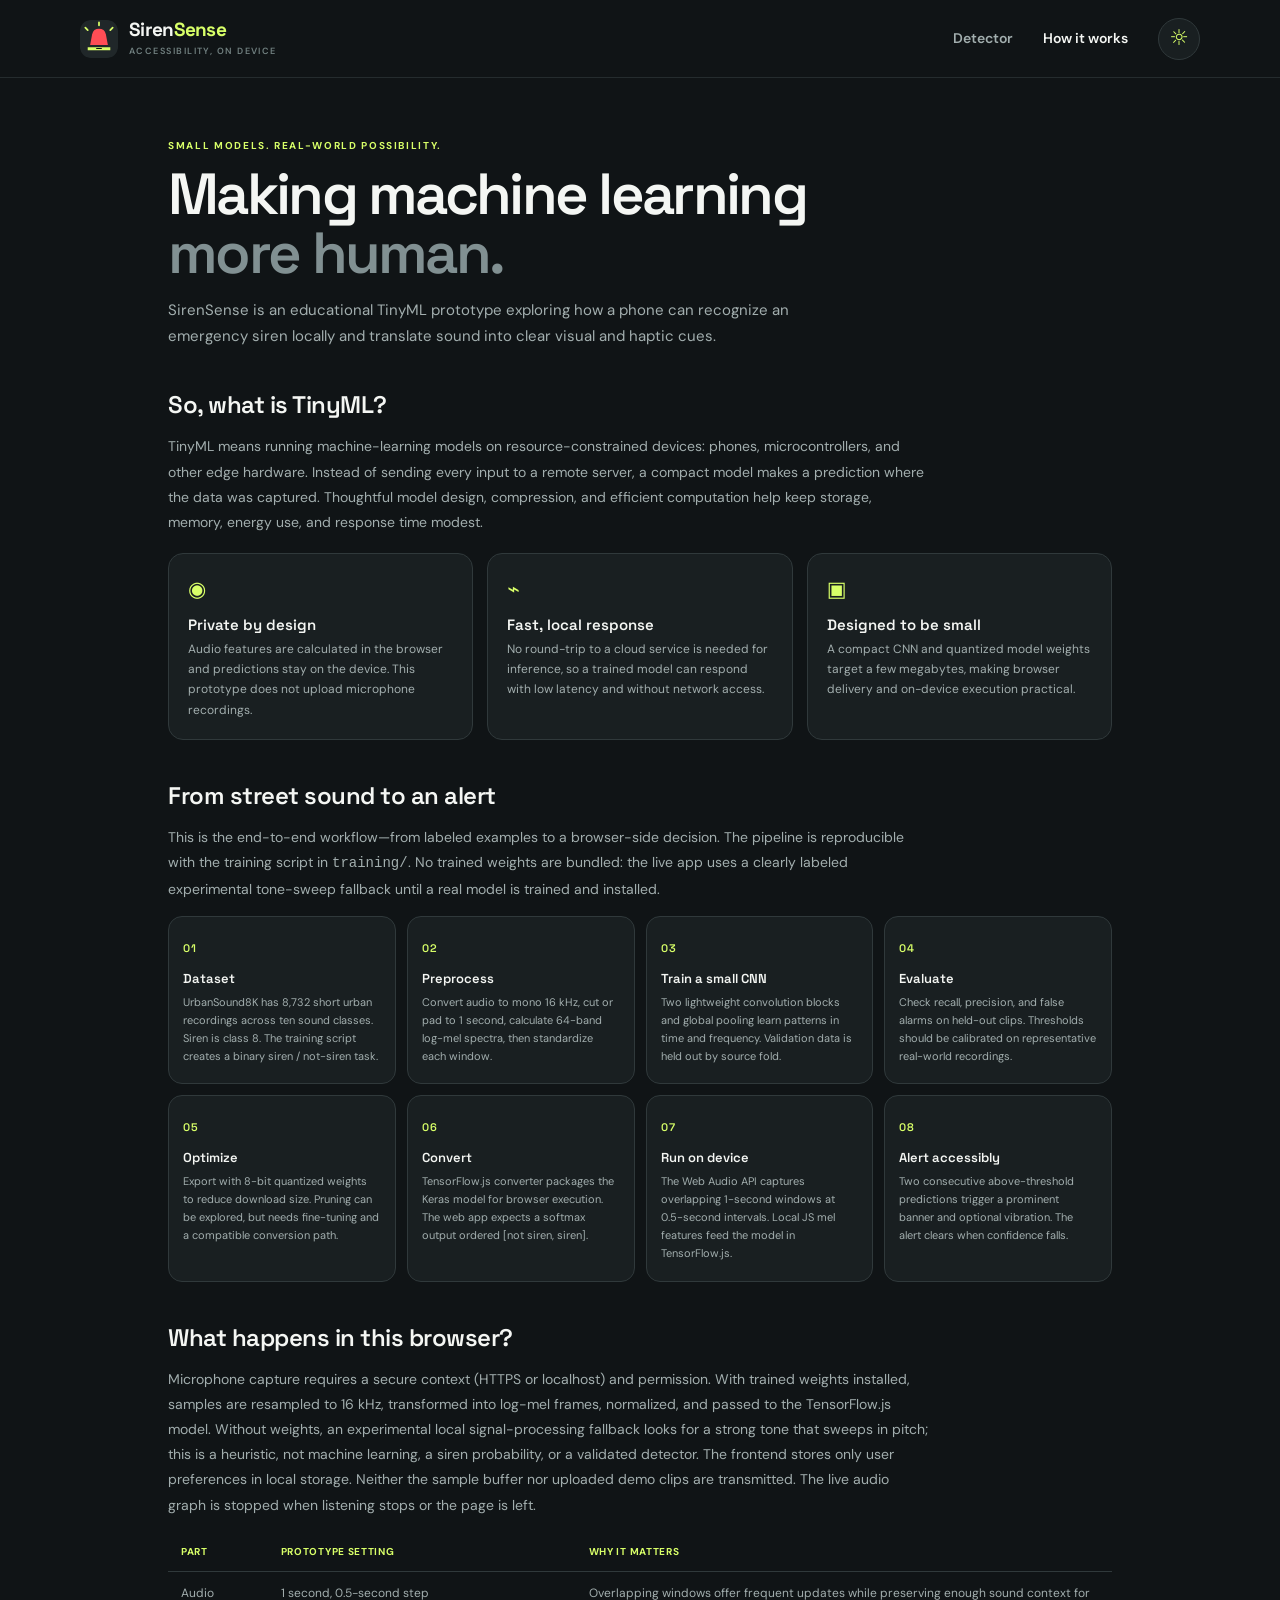
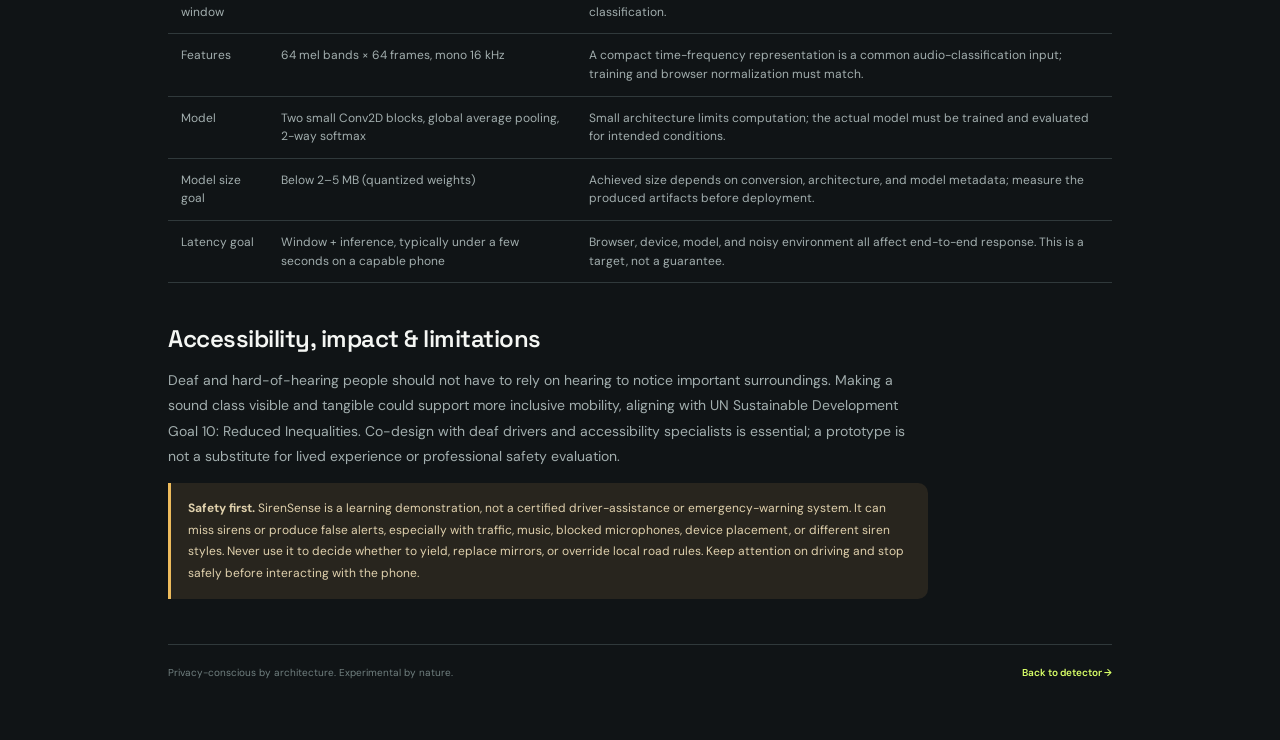
<file: about.html>
<!doctype html>
<html lang="en">
<head>
  <meta charset="utf-8">
  <meta name="viewport" content="width=device-width, initial-scale=1, viewport-fit=cover">
  <meta name="theme-color" content="#101416">
  <meta name="description" content="Learn how SirenSense applies TinyML to accessible, on-device sound awareness.">
  <title>How SirenSense works — TinyML for accessibility</title>
  <link rel="manifest" href="manifest.json">
  <link rel="icon" href="assets/siren.svg" type="image/svg+xml">
  <link rel="stylesheet" href="styles.css">
  <script defer src="app.js"></script>
</head>
<body>
  <header class="topbar">
    <a class="brand" href="index.html" aria-label="SirenSense home"><img src="assets/siren.svg" width="38" height="38" alt=""><span>Siren<span class="brand-accent">Sense</span><small>ACCESSIBILITY, ON DEVICE</small></span></a>
    <nav aria-label="Main navigation"><a class="nav-link" href="index.html">Detector</a><a class="nav-link active" href="about.html" aria-current="page">How it works</a><button class="icon-button" id="theme-toggle" type="button" aria-label="Toggle theme" title="Toggle theme">☼</button></nav>
  </header>
  <main class="about-shell">
    <section class="about-hero">
      <p class="eyebrow">SMALL MODELS. REAL-WORLD POSSIBILITY.</p>
      <h1>Making machine learning <span class="muted-heading">more human.</span></h1>
      <p class="lead">SirenSense is an educational TinyML prototype exploring how a phone can recognize an emergency siren locally and translate sound into clear visual and haptic cues.</p>
    </section>

    <section class="about-section">
      <h2>So, what is TinyML?</h2>
      <p>TinyML means running machine-learning models on resource-constrained devices: phones, microcontrollers, and other edge hardware. Instead of sending every input to a remote server, a compact model makes a prediction where the data was captured. Thoughtful model design, compression, and efficient computation help keep storage, memory, energy use, and response time modest.</p>
      <div class="info-grid">
        <article class="info-card"><span class="card-icon" aria-hidden="true">◉</span><h3>Private by design</h3><p>Audio features are calculated in the browser and predictions stay on the device. This prototype does not upload microphone recordings.</p></article>
        <article class="info-card"><span class="card-icon" aria-hidden="true">⌁</span><h3>Fast, local response</h3><p>No round-trip to a cloud service is needed for inference, so a trained model can respond with low latency and without network access.</p></article>
        <article class="info-card"><span class="card-icon" aria-hidden="true">▣</span><h3>Designed to be small</h3><p>A compact CNN and quantized model weights target a few megabytes, making browser delivery and on-device execution practical.</p></article>
      </div>
    </section>

    <section class="about-section">
      <h2>From street sound to an alert</h2>
      <p>This is the end-to-end workflow—from labeled examples to a browser-side decision. The pipeline is reproducible with the training script in <code>training/</code>. No trained weights are bundled: the live app uses a clearly labeled experimental tone-sweep fallback until a real model is trained and installed.</p>
      <div class="workflow" aria-label="Eight-step TinyML workflow">
        <article class="workflow-step"><h3>Dataset</h3><p>UrbanSound8K has 8,732 short urban recordings across ten sound classes. Siren is class 8. The training script creates a binary siren / not-siren task.</p></article>
        <article class="workflow-step"><h3>Preprocess</h3><p>Convert audio to mono 16 kHz, cut or pad to 1 second, calculate 64-band log-mel spectra, then standardize each window.</p></article>
        <article class="workflow-step"><h3>Train a small CNN</h3><p>Two lightweight convolution blocks and global pooling learn patterns in time and frequency. Validation data is held out by source fold.</p></article>
        <article class="workflow-step"><h3>Evaluate</h3><p>Check recall, precision, and false alarms on held-out clips. Thresholds should be calibrated on representative real-world recordings.</p></article>
        <article class="workflow-step"><h3>Optimize</h3><p>Export with 8-bit quantized weights to reduce download size. Pruning can be explored, but needs fine-tuning and a compatible conversion path.</p></article>
        <article class="workflow-step"><h3>Convert</h3><p>TensorFlow.js converter packages the Keras model for browser execution. The web app expects a softmax output ordered [not siren, siren].</p></article>
        <article class="workflow-step"><h3>Run on device</h3><p>The Web Audio API captures overlapping 1-second windows at 0.5-second intervals. Local JS mel features feed the model in TensorFlow.js.</p></article>
        <article class="workflow-step"><h3>Alert accessibly</h3><p>Two consecutive above-threshold predictions trigger a prominent banner and optional vibration. The alert clears when confidence falls.</p></article>
      </div>
    </section>

    <section class="about-section">
      <h2>What happens in this browser?</h2>
      <p>Microphone capture requires a secure context (HTTPS or localhost) and permission. With trained weights installed, samples are resampled to 16 kHz, transformed into log-mel frames, normalized, and passed to the TensorFlow.js model. Without weights, an experimental local signal-processing fallback looks for a strong tone that sweeps in pitch; this is a heuristic, not machine learning, a siren probability, or a validated detector. The frontend stores only user preferences in local storage. Neither the sample buffer nor uploaded demo clips are transmitted. The live audio graph is stopped when listening stops or the page is left.</p>
      <table class="technical-table">
        <thead><tr><th>Part</th><th>Prototype setting</th><th>Why it matters</th></tr></thead>
        <tbody>
          <tr><td>Audio window</td><td>1 second, 0.5-second step</td><td>Overlapping windows offer frequent updates while preserving enough sound context for classification.</td></tr>
          <tr><td>Features</td><td>64 mel bands × 64 frames, mono 16 kHz</td><td>A compact time-frequency representation is a common audio-classification input; training and browser normalization must match.</td></tr>
          <tr><td>Model</td><td>Two small Conv2D blocks, global average pooling, 2-way softmax</td><td>Small architecture limits computation; the actual model must be trained and evaluated for intended conditions.</td></tr>
          <tr><td>Model size goal</td><td>Below 2–5 MB (quantized weights)</td><td>Achieved size depends on conversion, architecture, and model metadata; measure the produced artifacts before deployment.</td></tr>
          <tr><td>Latency goal</td><td>Window + inference, typically under a few seconds on a capable phone</td><td>Browser, device, model, and noisy environment all affect end-to-end response. This is a target, not a guarantee.</td></tr>
        </tbody>
      </table>
    </section>

    <section class="about-section">
      <h2>Accessibility, impact & limitations</h2>
      <p>Deaf and hard-of-hearing people should not have to rely on hearing to notice important surroundings. Making a sound class visible and tangible could support more inclusive mobility, aligning with UN Sustainable Development Goal 10: Reduced Inequalities. Co-design with deaf drivers and accessibility specialists is essential; a prototype is not a substitute for lived experience or professional safety evaluation.</p>
      <p class="caution"><strong>Safety first.</strong> SirenSense is a learning demonstration, not a certified driver-assistance or emergency-warning system. It can miss sirens or produce false alerts, especially with traffic, music, blocked microphones, device placement, or different siren styles. Never use it to decide whether to yield, replace mirrors, or override local road rules. Keep attention on driving and stop safely before interacting with the phone.</p>
    </section>
    <footer class="footer about-footer"><span>Privacy-conscious by architecture. Experimental by nature.</span><a href="index.html">Back to detector <span aria-hidden="true">→</span></a></footer>
  </main>
</body>
</html>
</file>
<file: styles.css>
@import url('https://fonts.googleapis.com/css2?family=DM+Sans:wght@400;500;600;700&family=Space+Grotesk:wght@400;500;600;700&display=swap');

:root{color-scheme:dark;--bg:#101416;--surface:#191f21;--surface-2:#202729;--line:#30393b;--text:#f4f6f3;--muted:#a2aeae;--subtle:#718080;--accent:#d8ff68;--red:#ff4d55;--red-dark:#321c20;--radius:20px;--font:'DM Sans',system-ui,sans-serif;--display:'Space Grotesk',var(--font)}
*{box-sizing:border-box}
html{min-width:320px;scroll-behavior:smooth}
body{margin:0;background:var(--bg);color:var(--text);font-family:var(--font);font-size:16px;line-height:1.55}
button,input,select{font:inherit}
button,a,label,input,select{touch-action:manipulation}
a{color:inherit}
.topbar{height:78px;border-bottom:1px solid #252c2e;display:flex;align-items:center;justify-content:space-between;padding:0 max(26px,calc((100vw - 1120px)/2))}
.brand{display:flex;gap:11px;align-items:center;text-decoration:none;font:700 19px var(--display);line-height:1.05;letter-spacing:-.7px}
.brand img{border-radius:11px}.brand-accent{color:var(--accent)}.brand small{display:block;color:var(--subtle);font:600 9px var(--font);letter-spacing:1.45px;margin-top:5px}
nav{display:flex;align-items:center;gap:30px}.nav-link{text-decoration:none;color:var(--muted);font-size:14px;font-weight:600;transition:color .2s}.nav-link:hover,.nav-link.active{color:var(--text)}
.icon-button{width:42px;height:42px;border:1px solid var(--line);border-radius:50%;background:var(--surface);color:var(--accent);font-size:22px;cursor:pointer}
.app-shell{max-width:1000px;padding:62px 28px 32px;margin:auto}
.intro-row{display:flex;align-items:flex-end;justify-content:space-between;margin-bottom:32px;gap:22px}
.eyebrow{font-size:10px;font-weight:700;letter-spacing:1.65px;color:var(--accent);margin:0 0 11px}
.live-dot{display:inline-block;width:7px;height:7px;margin-right:6px;border-radius:50%;background:var(--accent);box-shadow:0 0 12px #d8ff6870}
h1,h2,p{margin-top:0}h1{font:600 clamp(38px,6vw,58px)/1.02 var(--display);letter-spacing:-2.7px;margin-bottom:14px}.muted-heading{color:#819092}
.lead{color:var(--muted);font-size:15px;max-width:420px;margin:0}
.privacy-chip{border:1px solid #34413b;background:#1a231d;color:#c5d6b7;border-radius:999px;padding:10px 15px;font-size:12px;white-space:nowrap;margin-bottom:4px}.privacy-chip span{font-size:18px;vertical-align:-2px;margin-right:7px}
.detector-card,.settings-card,.demo-card{background:var(--surface);border:1px solid var(--line);border-radius:var(--radius)}
.detector-card{padding:27px 30px 19px;position:relative}
.detector-heading{display:flex;align-items:center;justify-content:space-between;gap:18px}.detector-heading .eyebrow{margin-bottom:3px}h2{font:600 21px var(--display);letter-spacing:-.5px;margin-bottom:0}
.status-pill{display:flex;align-items:center;gap:8px;background:#232b2c;color:#bcc6c4;border-radius:999px;padding:8px 12px;font-size:11px;font-weight:700}.status-light{width:7px;height:7px;background:#97a3a2;border-radius:50%}
.status-pill.is-ready .status-light{background:var(--accent)}.status-pill.is-listening .status-light{background:#83dfae;box-shadow:0 0 10px #83dfae;animation:blink 1.1s infinite}.status-pill.is-alert{color:#ffb1b2;background:#382326}.status-pill.is-alert .status-light{background:var(--red);animation:blink .7s infinite}.status-pill.is-error{color:#ffacac;background:#382326}.status-pill.is-error .status-light{background:var(--red)}
.visualizer-wrap{height:206px;position:relative;margin:20px 0 13px;border:1px solid #2b3536;border-radius:14px;overflow:hidden;background:radial-gradient(ellipse at 50% 100%,#263131 0%,#1b2223 58%,#1a2021 100%)}
#visualizer{display:block;width:100%;height:100%}.visualizer-center{pointer-events:none;position:absolute;inset:0;display:flex;flex-direction:column;align-items:center;justify-content:center;gap:10px}.visualizer-center p{font-size:12px;color:#aab5b2;margin:0}
.sound-mark{height:32px;display:flex;align-items:center;gap:4px}.sound-mark span{width:3px;height:8px;border-radius:4px;background:var(--accent);opacity:.85}.sound-mark span:nth-child(2),.sound-mark span:nth-child(4){height:17px}.sound-mark span:nth-child(3){height:27px}
.confidence-row{display:grid;grid-template-columns:125px 1fr auto;align-items:center;gap:16px;margin:18px 0 19px}.confidence-row>div:first-child{display:flex;flex-direction:column}.small-label{font-size:9px;color:var(--subtle);font-weight:700;letter-spacing:1px}.confidence-value{font:600 21px var(--display);line-height:1.3}.confidence-value small{font:500 11px var(--font);color:var(--muted)}
.confidence-track{height:5px;background:#30393a;border-radius:10px;overflow:hidden}.confidence-track span{height:100%;width:0;display:block;background:var(--accent);border-radius:10px;transition:width .25s}.confidence-caption{font-size:10px;color:var(--muted);white-space:nowrap}
.start-button{min-height:56px;width:100%;border:0;border-radius:12px;background:var(--accent);color:#12170c;font-size:15px;font-weight:700;cursor:pointer;display:flex;align-items:center;justify-content:center;gap:10px;transition:transform .15s,background .2s}.start-button:hover:not(:disabled){background:#e5ff9f;transform:translateY(-1px)}.start-button:disabled{opacity:.52;cursor:not-allowed}.start-button.is-stop{background:#343e3e;color:var(--text)}.button-icon{font-size:12px}
.helper-text{font-size:11px;color:var(--subtle);text-align:center;margin:10px 0 0;min-height:17px}.safety-note{font-size:10px;line-height:1.5;color:#758080;text-align:center;margin:13px 10px 0}
.prototype-notice{margin:11px 0 0;padding:10px 12px;border:1px solid #69552f;border-radius:9px;background:#28251e;color:#e5d5ad;font-size:10px;line-height:1.55}.light-theme .prototype-notice{background:#fff8e9;color:#654b1c;border-color:#e4d2a8}
.alert-box{position:relative;display:flex;align-items:center;gap:16px;margin-top:15px;padding:17px 45px 17px 18px;border:1px solid #ff6469;border-radius:14px;background:var(--red-dark);color:#fff;animation:alert-in .3s ease,alert-glow 1.8s infinite}.alert-box[hidden]{display:none}.alert-box h2{color:#fff;font-size:21px;letter-spacing:.3px}.alert-box p{margin:0}.alert-box>div>p:last-child{font-size:12px;color:#f4c9c8;margin-top:3px}.alert-kicker{font-size:9px;font-weight:700;letter-spacing:1.2px;color:#ff9fa1;margin-bottom:4px!important}.dismiss-button{position:absolute;right:9px;top:7px;color:#fff;background:none;border:0;font-size:27px;cursor:pointer;width:40px;height:40px}
.below-grid{display:grid;grid-template-columns:1fr 1fr;gap:16px;margin-top:16px}.settings-card,.demo-card{padding:22px 24px}.section-title-row{display:flex;justify-content:space-between;align-items:center;margin-bottom:23px}.section-title-row .eyebrow{margin-bottom:3px}.section-title-row h2,.demo-card h2{font-size:18px}.settings-glyph{color:var(--subtle);font-size:20px}
.range-label{display:flex;justify-content:space-between;font-size:12px;font-weight:600}.range-label strong{color:var(--accent)}input[type=range]{width:100%;margin:12px 0 1px;accent-color:var(--accent);height:5px}.range-ends{font-size:9px;color:var(--subtle);display:flex;justify-content:space-between;margin-bottom:18px}
.setting-row{display:flex;align-items:center;justify-content:space-between;border-top:1px solid var(--line);padding:14px 0;gap:10px}.setting-row strong{display:block;font-size:12px}.setting-row small{display:block;font-size:10px;color:var(--subtle);margin-top:2px}.switch{display:inline-flex;position:relative;cursor:pointer;min-width:44px;min-height:30px;align-items:center}.switch input{position:absolute;opacity:0;width:1px;height:1px}.switch-track{width:39px;height:22px;background:#414b4d;border-radius:20px;transition:background .2s;position:relative}.switch-track:after{content:"";position:absolute;left:3px;top:3px;width:16px;height:16px;background:#e6e9e5;border-radius:50%;transition:transform .2s}.switch input:checked+.switch-track{background:#657c2c}.switch input:checked+.switch-track:after{transform:translateX(17px);background:var(--accent)}.switch input:focus-visible+.switch-track{outline:2px solid white;outline-offset:3px}
.select-label{font-size:10px;color:var(--muted);display:block;margin:0 0 6px}.settings-card select{width:100%;padding:10px 12px;color:var(--text);background:var(--surface-2);border:1px solid var(--line);border-radius:9px;font-size:11px}.last-row{padding-bottom:0;margin-top:13px}
.demo-card .eyebrow{margin:0 0 4px}.demo-card h2{margin-bottom:8px}.demo-card>p:not(.eyebrow):not(.helper-text){font-size:12px;color:var(--muted);line-height:1.6;margin-bottom:17px}.upload-button{display:flex;justify-content:center;align-items:center;gap:8px;min-height:45px;padding:8px;border:1px dashed #56645e;border-radius:10px;color:var(--accent);font-size:12px;font-weight:700;cursor:pointer}.upload-button:hover{background:#242d2a}#audio-file{position:absolute;width:1px;height:1px;opacity:0;pointer-events:none}#audio-file:focus-visible+.helper-text{outline:2px solid var(--accent)}
.footer{display:flex;justify-content:space-between;gap:15px;color:var(--subtle);font-size:10px;margin-top:22px}.footer a{color:var(--accent);text-decoration:none;font-weight:600}
.about-shell{max-width:1000px;padding:60px 28px 60px;margin:auto}.about-hero{max-width:760px;margin-bottom:32px}.about-hero h1{max-width:710px}.about-hero .lead{max-width:670px;line-height:1.75}.about-section{margin-top:40px}.about-section>h2{font-size:24px;margin-bottom:14px}.about-section>p{max-width:760px;color:var(--muted);font-size:14px;line-height:1.8}.info-grid{display:grid;grid-template-columns:repeat(3,1fr);gap:14px;margin-top:18px}.info-card{padding:19px;border:1px solid var(--line);border-radius:15px;background:var(--surface)}.info-card .card-icon{font-size:21px;color:var(--accent)}.info-card h3{font:600 15px var(--display);margin:9px 0 5px}.info-card p{color:var(--muted);font-size:12px;line-height:1.7;margin:0}
.workflow{display:grid;grid-template-columns:repeat(4,1fr);gap:11px;counter-reset:step}.workflow-step{position:relative;min-height:150px;padding:18px 14px;border:1px solid var(--line);border-radius:14px;background:var(--surface);counter-increment:step}.workflow-step:before{content:counter(step,decimal-leading-zero);font:600 11px var(--display);color:var(--accent);letter-spacing:1px}.workflow-step h3{font:600 13px var(--display);margin:10px 0 6px}.workflow-step p{font-size:11px;color:var(--muted);line-height:1.65;margin:0}.technical-table{width:100%;border-collapse:collapse;font-size:12px;margin-top:14px}.technical-table th,.technical-table td{text-align:left;padding:12px 13px;border-bottom:1px solid var(--line);vertical-align:top}.technical-table th{color:var(--accent);font-size:10px;letter-spacing:.7px;text-transform:uppercase}.technical-table td{color:var(--muted)}.caution{border-left:3px solid #edbb5c;background:#28251e;padding:15px 17px;border-radius:0 10px 10px 0;color:#e0d1ad!important;font-size:12px!important}.about-footer{border-top:1px solid var(--line);margin-top:45px;padding-top:20px}
.light-theme{color-scheme:light;--bg:#f4f7f3;--surface:#fff;--surface-2:#f3f6f3;--line:#dce4df;--text:#18201f;--muted:#566462;--subtle:#71807d;--red-dark:#fff0f0}.light-theme .topbar{border-color:var(--line)}.light-theme .visualizer-wrap{background:radial-gradient(ellipse at 50% 100%,#e0e9e2,#f4f7f3 70%)}.light-theme .visualizer-center p{color:#52605d}.light-theme .status-pill{background:#edf1ee}.light-theme .status-pill.is-alert,.light-theme .status-pill.is-error{background:#ffebeb}.light-theme .alert-box{color:#651d21}.light-theme .alert-box h2{color:#651d21}.light-theme .alert-box>div>p:last-child{color:#854a4d}.light-theme .alert-kicker{color:#ac373d}.light-theme .settings-card select{color:var(--text)}.light-theme .privacy-chip{background:#edf4e8}.light-theme .workflow-step,.light-theme .info-card{background:#fff}
.sr-only{position:absolute;width:1px;height:1px;padding:0;margin:-1px;overflow:hidden;clip:rect(0,0,0,0);white-space:nowrap;border:0}
@keyframes blink{50%{opacity:.4}}@keyframes alert-in{from{transform:translateY(7px);opacity:0}to{transform:translateY(0);opacity:1}}@keyframes alert-glow{50%{box-shadow:0 0 0 4px #ff4d551c}}body.high-intensity .alert-box{box-shadow:0 0 0 5px #ff4d5533,0 0 38px #ff4d5544;animation:alert-in .3s ease,alert-glow .8s infinite}
@media(max-width:700px){.topbar{height:68px;padding:0 19px}nav{gap:17px}.nav-link{font-size:12px}.app-shell,.about-shell{padding:38px 18px 24px}.intro-row{align-items:flex-start;flex-direction:column;gap:16px;margin-bottom:23px}.privacy-chip{margin:0}.detector-card{padding:21px 17px 16px}.visualizer-wrap{height:176px;margin-top:16px}.below-grid{grid-template-columns:1fr}.settings-card,.demo-card{padding:20px}.footer{flex-direction:column}.info-grid{grid-template-columns:1fr}.workflow{grid-template-columns:repeat(2,1fr)}.workflow-step{min-height:135px}.about-hero{margin-bottom:24px}}
@media(max-width:380px){.topbar{padding:0 12px}.brand{font-size:17px}.brand img{width:34px;height:34px}nav{gap:10px}.nav-link{font-size:11px}.icon-button{width:36px;height:36px}.app-shell,.about-shell{padding-left:12px;padding-right:12px}.confidence-row{grid-template-columns:105px 1fr;gap:10px}.confidence-caption{grid-column:2}.detector-heading{align-items:flex-start;flex-direction:column;gap:10px}}
@media(orientation:landscape) and (max-height:520px){.app-shell,.about-shell{padding-top:25px}.intro-row{margin-bottom:16px}.visualizer-wrap{height:135px}.detector-card{padding-top:18px}.below-grid{margin-top:10px}}
@media(prefers-reduced-motion:reduce){*,*:before,*:after{scroll-behavior:auto!important;animation-duration:.01ms!important;animation-iteration-count:1!important;transition-duration:.01ms!important}}
</file>
